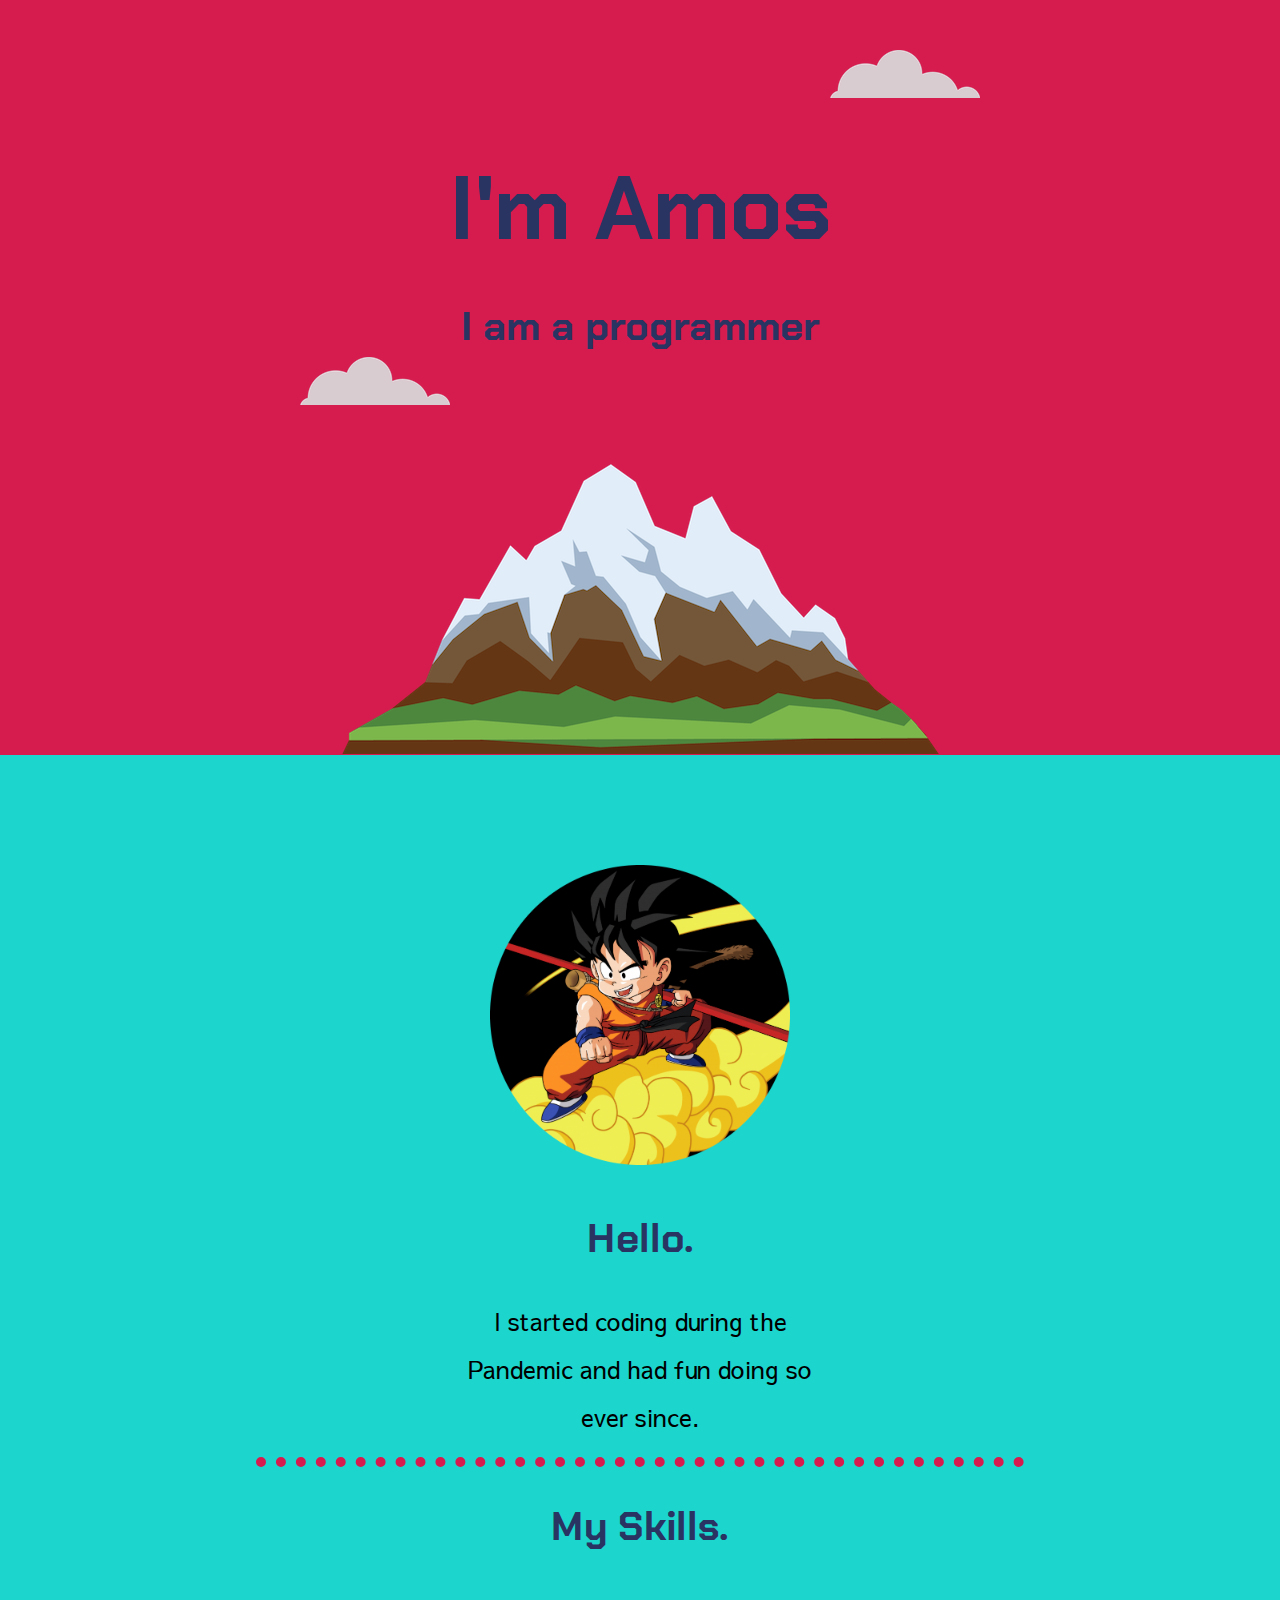
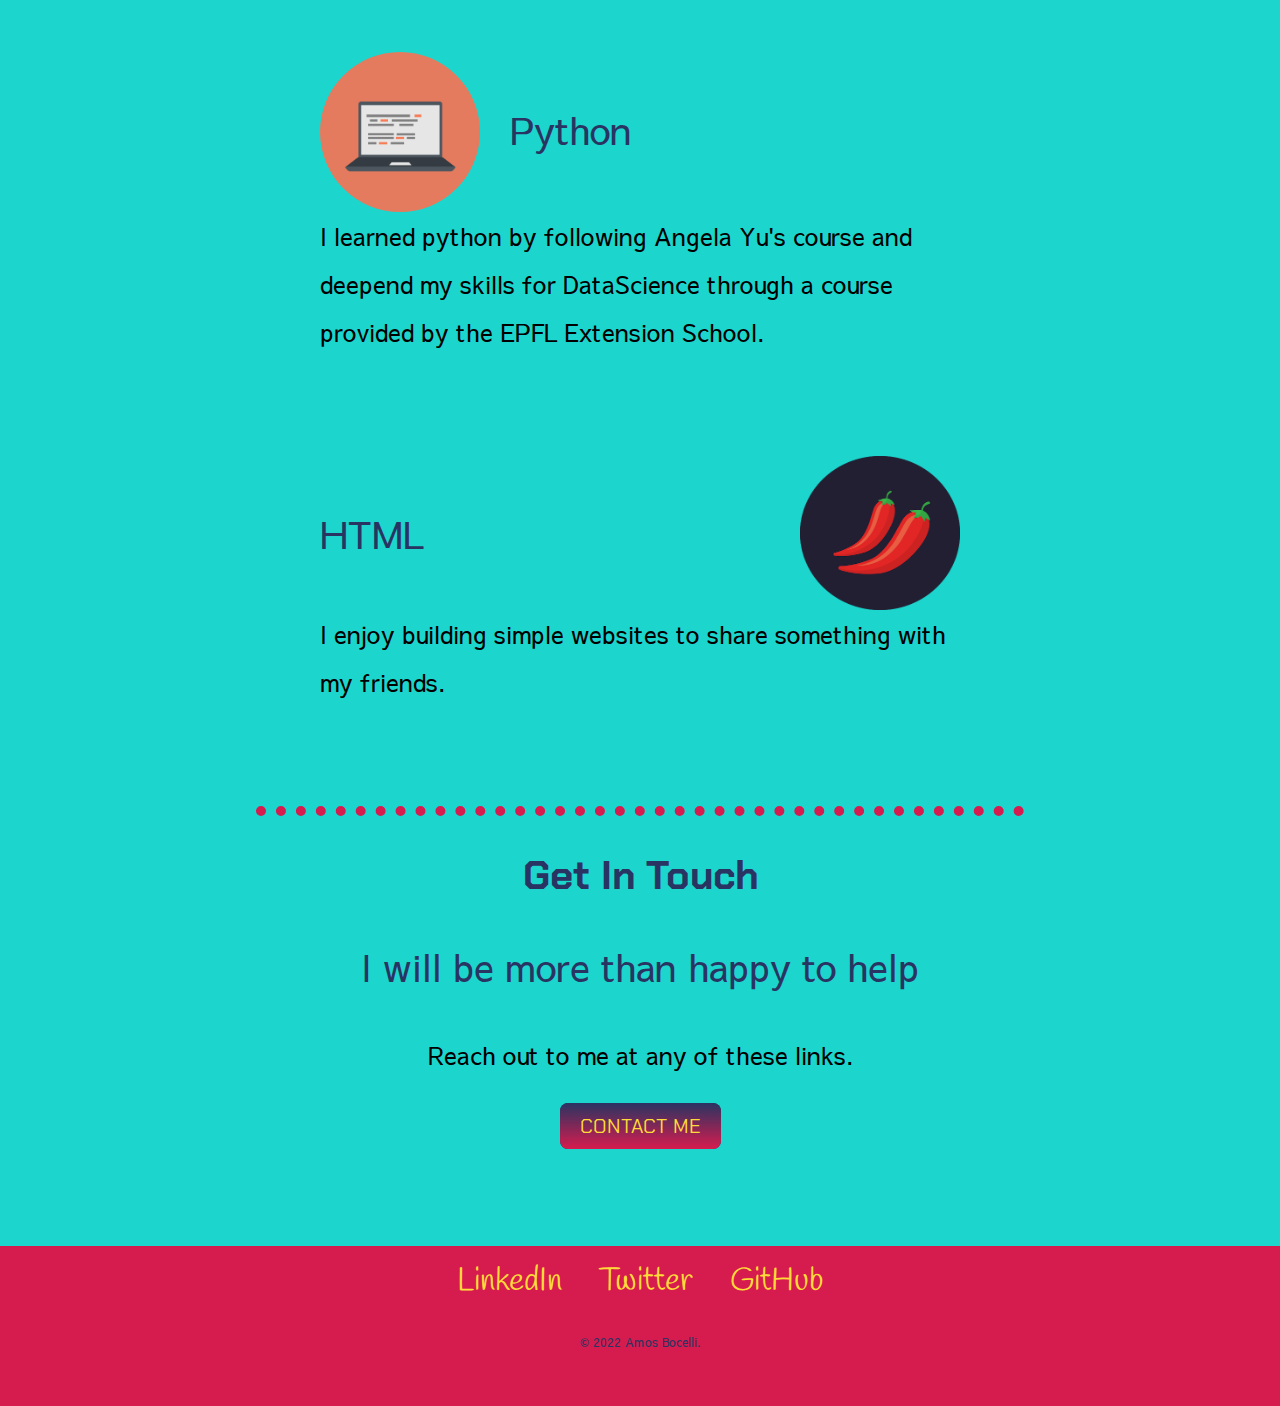
<file: index.html>
<!DOCTYPE html>
<html lang="en">
<head>
    <meta charset="UTF-8">
    <title>Amos Bocelli</title>
    <link rel='stylesheet' href='css/styles.css'>
    <link rel="icon" href="favicon_ab.ico">
    <link rel="preconnect" href="https://fonts.googleapis.com">
    <link rel="preconnect" href="https://fonts.gstatic.com" crossorigin>
    <link href="https://fonts.googleapis.com/css2?family=Chakra+Petch&family=Handlee&family=Sawarabi+Gothic&display=swap"
          rel="stylesheet">
</head>
<body>
<div class="top-container">
    <img class="top-cloud" src="images/cloud.png" alt="cloud-img">
    <h1>I'm Amos</h1>
    <h2>I am a programmer</h2>
    <img class="bottom-cloud" src="images/cloud.png" alt="cloud-img">
    <img class="mountain" src="images/mountain.png" alt="mountain-img">
</div>
<div class="middle-container">
    <div class="profile">
        <img id='me-img' src="images/Amos.png" alt="amos-img">
        <h2>Hello.</h2>
        <p class="intro">I started coding during the Pandemic and had fun doing so ever since.</p>
    </div>
    <hr>
    <div class="skills">
        <h2>My Skills.</h2>
        <div class="skill-row">
            <img class="code-img" src="images/computer.png" alt="computer-img">
            <h3 class="skill-name">Python</h3>
            <p class="code-skill-description">I learned python by following Angela Yu's course and deepend my skills for
                DataScience through a course provided by the EPFL Extension School.</p>
        </div>
        <div class="skill-row">
            <img class="chili-img" src="images/chillies.png" alt="chili-img">
            <h3 class="skill-name">HTML</h3>
            <p class="chili-skill-description">I enjoy building simple websites to share something with my friends.</p>
        </div>
    </div>
    <hr>
    <div class="contact-me">
        <h2>Get In Touch</h2>
        <h3>I will be more than happy to help</h3>
        <p>Reach out to me at any of these links.</p>
        <a class="btn" href="mailto:amos@amosbocelli.com">CONTACT ME</a>
    </div>
</div>


<div class="bottom-container">
    <a class="footer-link" href="https://www.linkedin.com/in/amos-bocelli-bab86411a">LinkedIn</a>
    <a class="footer-link" href="https://twitter.com/amosbocelli">Twitter</a>
    <a class="footer-link" href="https://github.com/Luminare7">GitHub</a>
    <p class="copyright">© 2022 Amos Bocelli.</p>
</div>
</body>
</html>
</file>
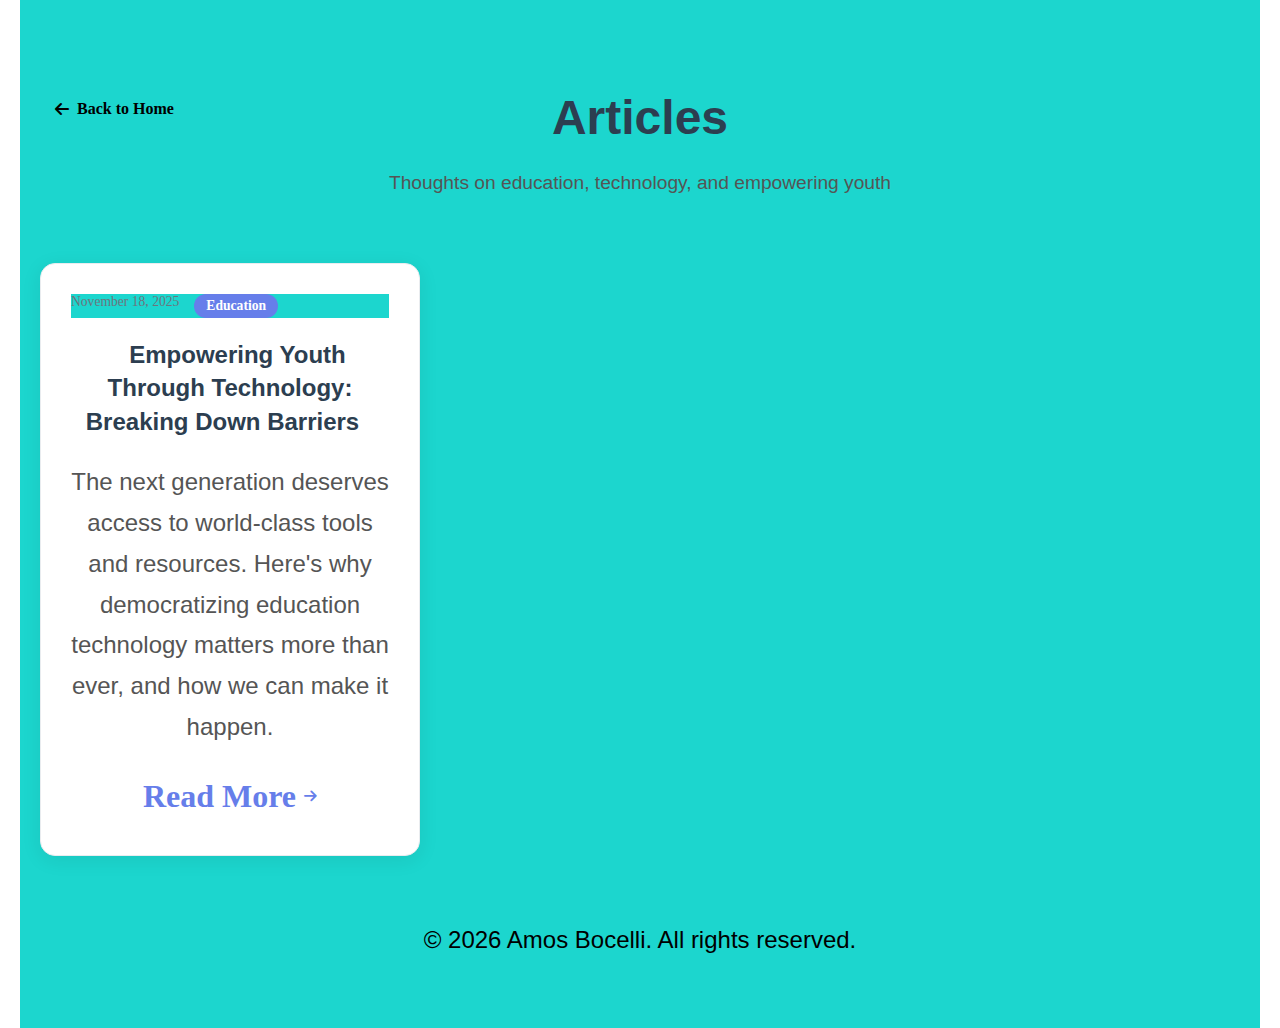
<file: articles.html>
<!DOCTYPE html>
<html lang="en">
<head>
    <meta charset="UTF-8">
    <meta name="viewport" content="width=device-width, initial-scale=1.0">
    <title>Articles - Amos Bocelli</title>
    <link rel='stylesheet' href='css/styles.css'>
    <link rel='stylesheet' href='css/articles.css'>
    <link rel="icon" href="favicon_ab.ico">
    <link rel="preconnect" href="https://fonts.googleapis.com">
    <link rel="preconnect" href="https://fonts.gstatic.com" crossorigin>
    <link href="https://fonts.googleapis.com/css2?family=Inter:wght@300;400;600;700&display=swap" rel="stylesheet">
    <link rel="stylesheet" href="https://cdnjs.cloudflare.com/ajax/libs/font-awesome/6.4.0/css/all.min.css">
</head>
<body>
    <div class="articles-container">
        <header class="articles-header">
            <a href="index.html" class="back-link">
                <i class="fas fa-arrow-left"></i> Back to Home
            </a>
            <h1>Articles</h1>
            <p class="header-subtitle">Thoughts on education, technology, and empowering youth</p>
        </header>

        <div class="articles-grid">
            <!-- Article Card 1 - Dummy Article -->
            <article class="article-card">
                <div class="article-meta">
                    <span class="article-date">November 18, 2025</span>
                    <span class="article-category">Education</span>
                </div>
                <h2 class="article-title">
                    <a href="articles/empowering-youth-through-technology.html">Empowering Youth Through Technology: Breaking Down Barriers</a>
                </h2>
                <p class="article-excerpt">
                    The next generation deserves access to world-class tools and resources. Here's why democratizing education technology matters more than ever, and how we can make it happen.
                </p>
                <a href="articles/empowering-youth-through-technology.html" class="read-more">
                    Read More <i class="fas fa-arrow-right"></i>
                </a>
            </article>

            <!-- Add more article cards here as you write them -->
        </div>

        <footer>
            <p>&copy; <span id="year"></span> Amos Bocelli. All rights reserved.</p>
        </footer>
    </div>

    <script>
        document.getElementById('year').textContent = new Date().getFullYear();
    </script>
</body>
</html>
</file>
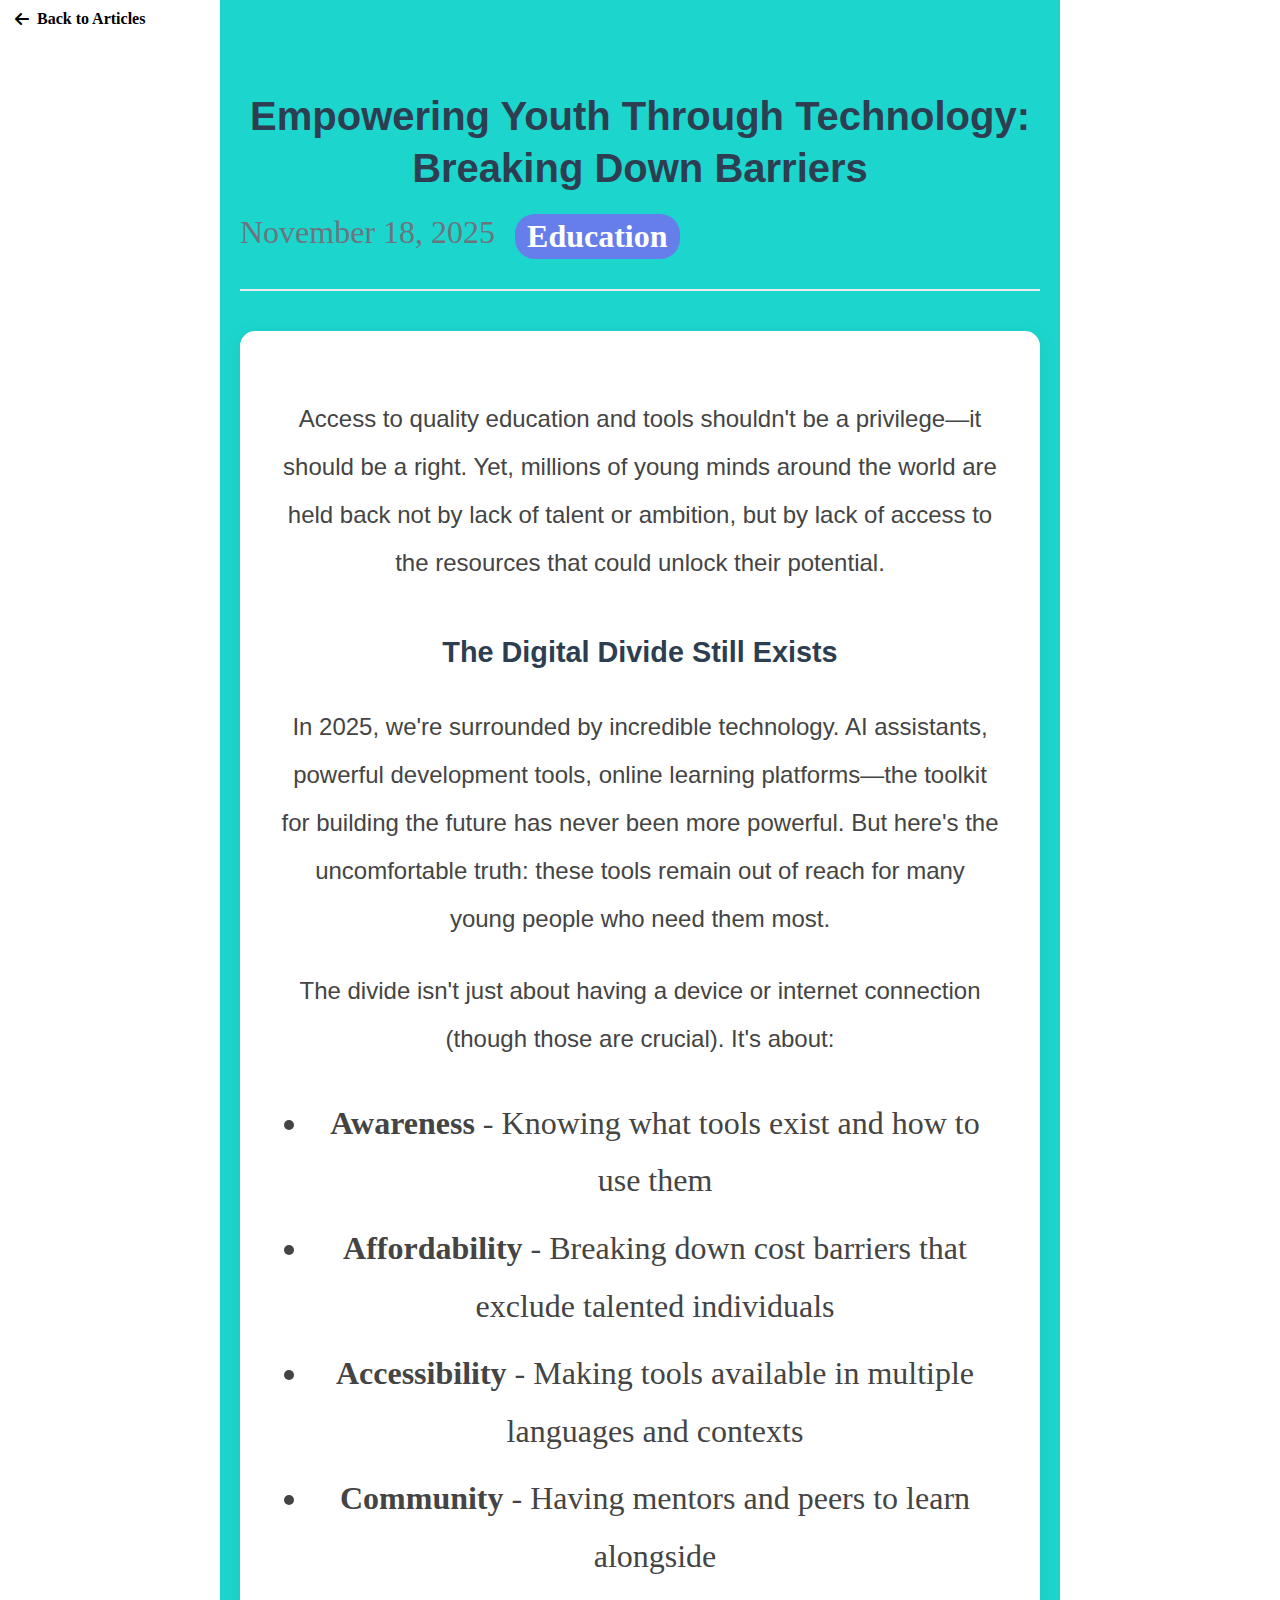
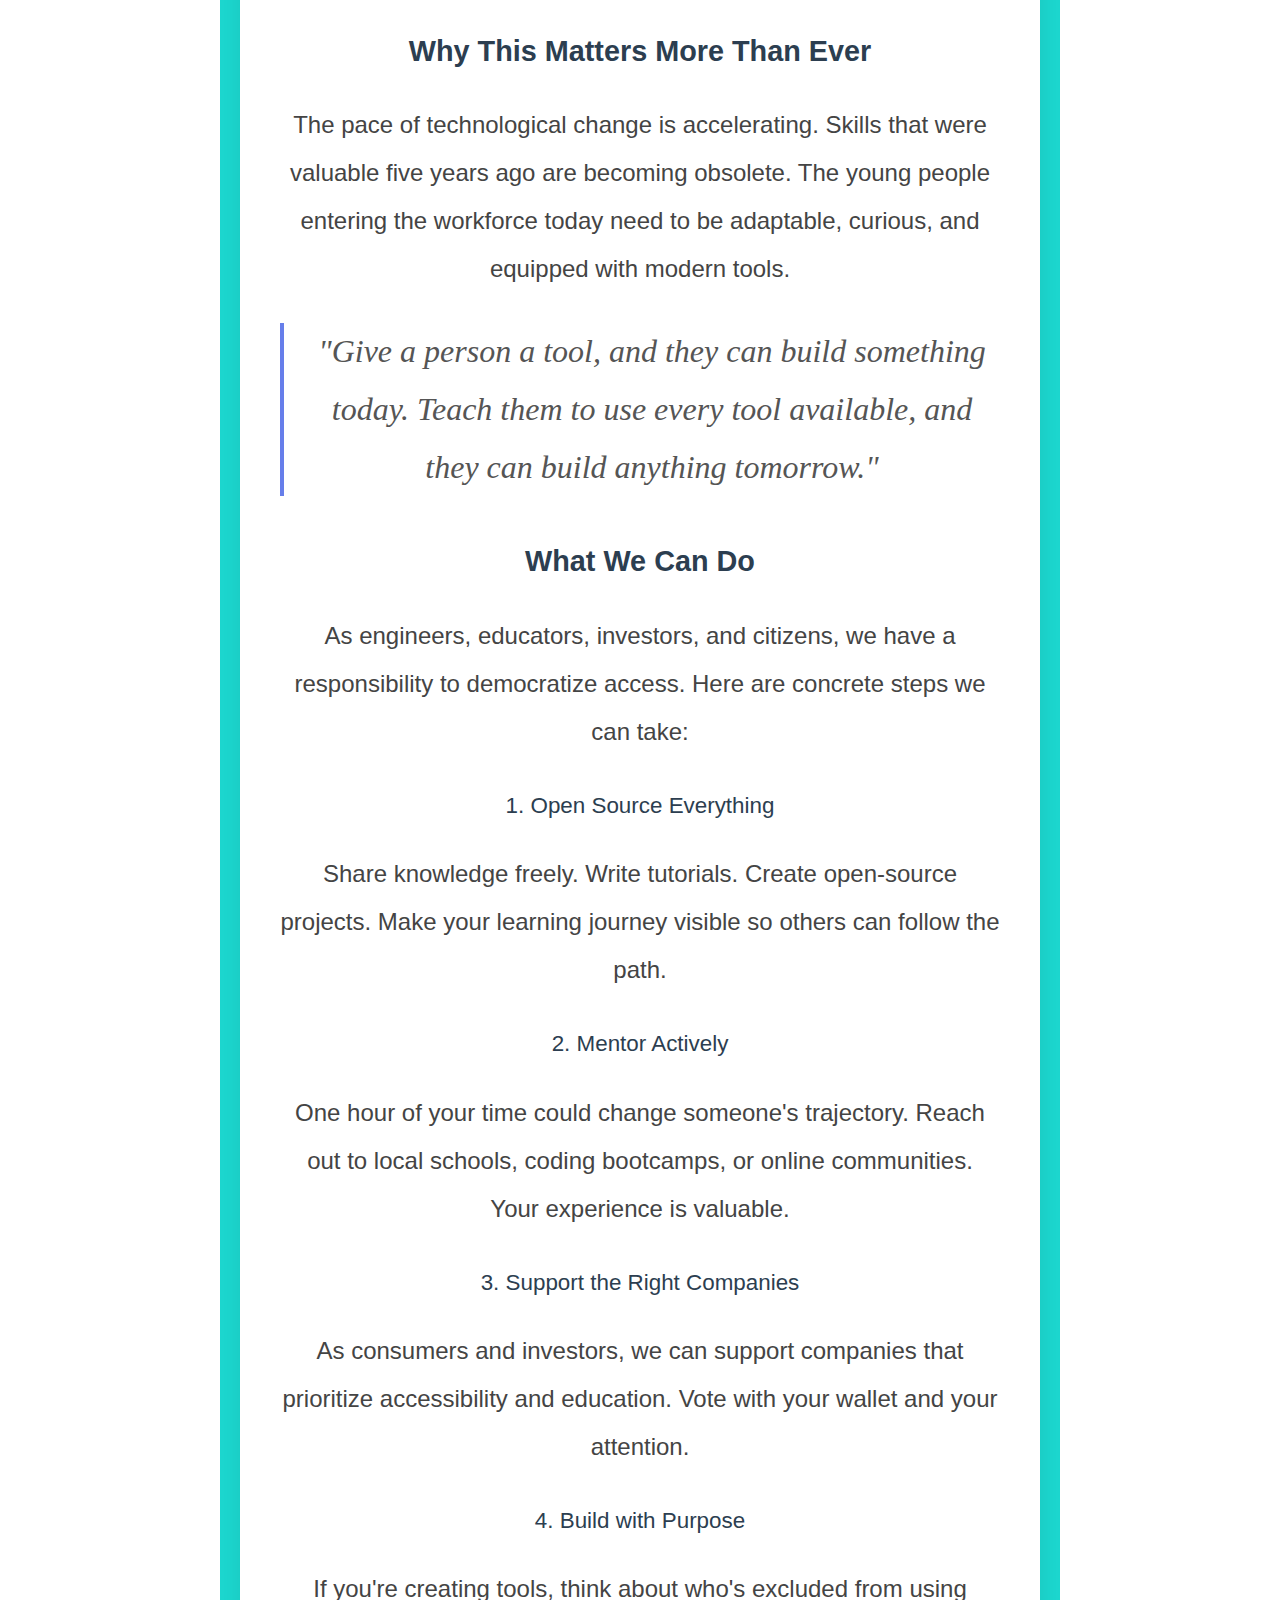
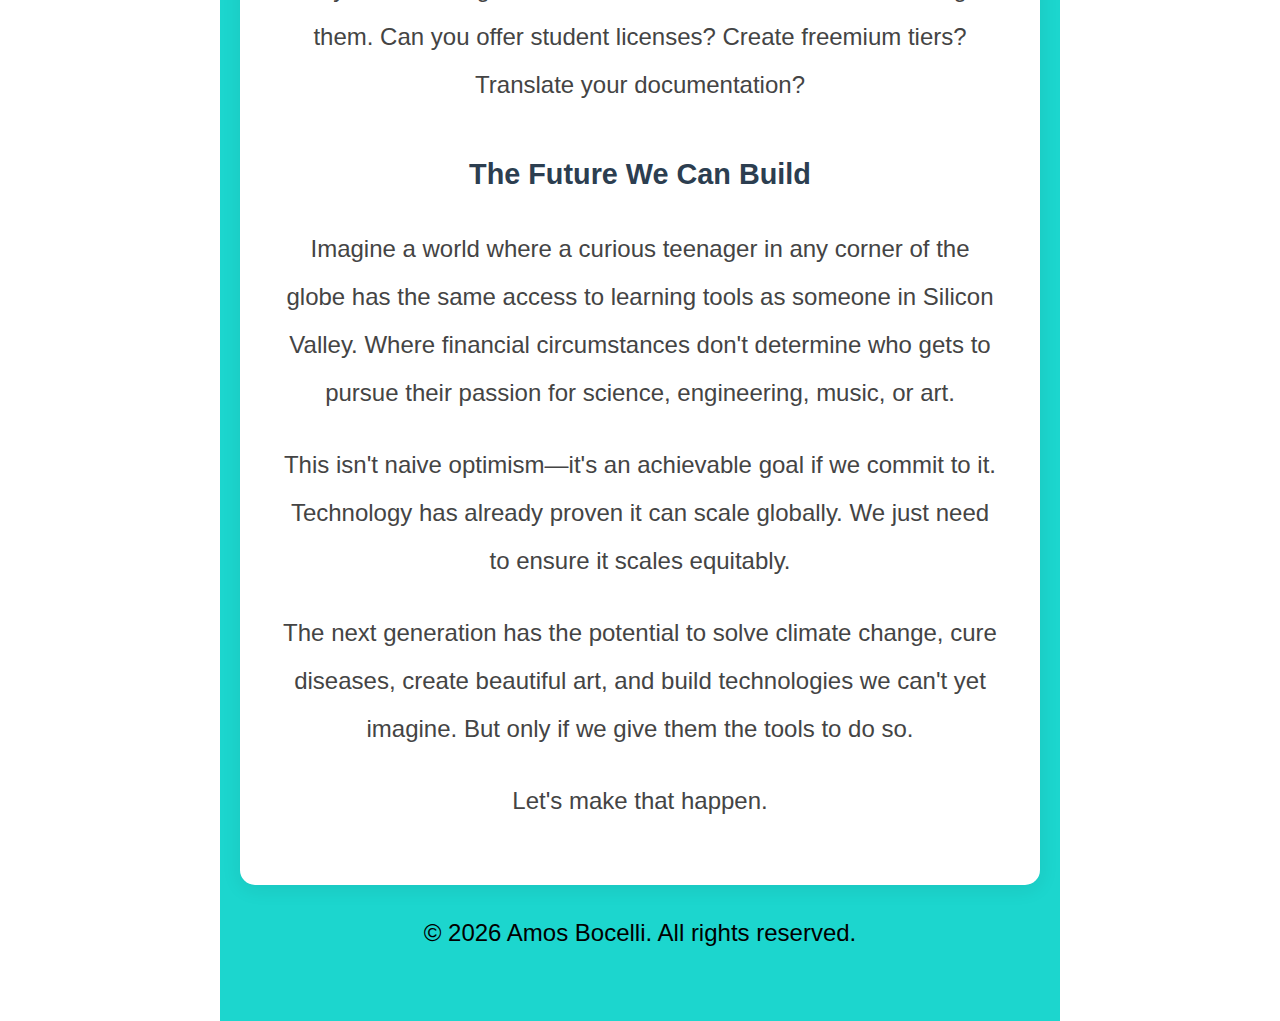
<file: articles/empowering-youth-through-technology.html>
<!DOCTYPE html>
<html lang="en">
<head>
    <meta charset="UTF-8">
    <meta name="viewport" content="width=device-width, initial-scale=1.0">
    <title>Empowering Youth Through Technology - Amos Bocelli</title>
    <link rel='stylesheet' href='../css/styles.css'>
    <link rel='stylesheet' href='../css/articles.css'>
    <link rel="icon" href="../favicon_ab.ico">
    <link rel="preconnect" href="https://fonts.googleapis.com">
    <link rel="preconnect" href="https://fonts.gstatic.com" crossorigin>
    <link href="https://fonts.googleapis.com/css2?family=Inter:wght@300;400;600;700&display=swap" rel="stylesheet">
    <link rel="stylesheet" href="https://cdnjs.cloudflare.com/ajax/libs/font-awesome/6.4.0/css/all.min.css">
</head>
<body>
    <div class="article-content-container">
        <header class="article-content-header">
            <a href="../articles.html" class="back-link">
                <i class="fas fa-arrow-left"></i> Back to Articles
            </a>
            <h1>Empowering Youth Through Technology: Breaking Down Barriers</h1>
            <div class="article-info">
                <span class="article-date">November 18, 2025</span>
                <span class="article-category">Education</span>
            </div>
        </header>

        <article class="article-body">
            <p>
                Access to quality education and tools shouldn't be a privilege—it should be a right. Yet, millions of young minds around the world are held back not by lack of talent or ambition, but by lack of access to the resources that could unlock their potential.
            </p>

            <h2>The Digital Divide Still Exists</h2>
            <p>
                In 2025, we're surrounded by incredible technology. AI assistants, powerful development tools, online learning platforms—the toolkit for building the future has never been more powerful. But here's the uncomfortable truth: these tools remain out of reach for many young people who need them most.
            </p>

            <p>
                The divide isn't just about having a device or internet connection (though those are crucial). It's about:
            </p>

            <ul>
                <li><strong>Awareness</strong> - Knowing what tools exist and how to use them</li>
                <li><strong>Affordability</strong> - Breaking down cost barriers that exclude talented individuals</li>
                <li><strong>Accessibility</strong> - Making tools available in multiple languages and contexts</li>
                <li><strong>Community</strong> - Having mentors and peers to learn alongside</li>
            </ul>

            <h2>Why This Matters More Than Ever</h2>
            <p>
                The pace of technological change is accelerating. Skills that were valuable five years ago are becoming obsolete. The young people entering the workforce today need to be adaptable, curious, and equipped with modern tools.
            </p>

            <blockquote>
                "Give a person a tool, and they can build something today. Teach them to use every tool available, and they can build anything tomorrow."
            </blockquote>

            <h2>What We Can Do</h2>
            <p>
                As engineers, educators, investors, and citizens, we have a responsibility to democratize access. Here are concrete steps we can take:
            </p>

            <h3>1. Open Source Everything</h3>
            <p>
                Share knowledge freely. Write tutorials. Create open-source projects. Make your learning journey visible so others can follow the path.
            </p>

            <h3>2. Mentor Actively</h3>
            <p>
                One hour of your time could change someone's trajectory. Reach out to local schools, coding bootcamps, or online communities. Your experience is valuable.
            </p>

            <h3>3. Support the Right Companies</h3>
            <p>
                As consumers and investors, we can support companies that prioritize accessibility and education. Vote with your wallet and your attention.
            </p>

            <h3>4. Build with Purpose</h3>
            <p>
                If you're creating tools, think about who's excluded from using them. Can you offer student licenses? Create freemium tiers? Translate your documentation?
            </p>

            <h2>The Future We Can Build</h2>
            <p>
                Imagine a world where a curious teenager in any corner of the globe has the same access to learning tools as someone in Silicon Valley. Where financial circumstances don't determine who gets to pursue their passion for science, engineering, music, or art.
            </p>

            <p>
                This isn't naive optimism—it's an achievable goal if we commit to it. Technology has already proven it can scale globally. We just need to ensure it scales equitably.
            </p>

            <p>
                The next generation has the potential to solve climate change, cure diseases, create beautiful art, and build technologies we can't yet imagine. But only if we give them the tools to do so.
            </p>

            <p>
                Let's make that happen.
            </p>
        </article>

        <footer>
            <p>&copy; <span id="year"></span> Amos Bocelli. All rights reserved.</p>
        </footer>
    </div>

    <script>
        document.getElementById('year').textContent = new Date().getFullYear();
    </script>
</body>
</html>
</file>
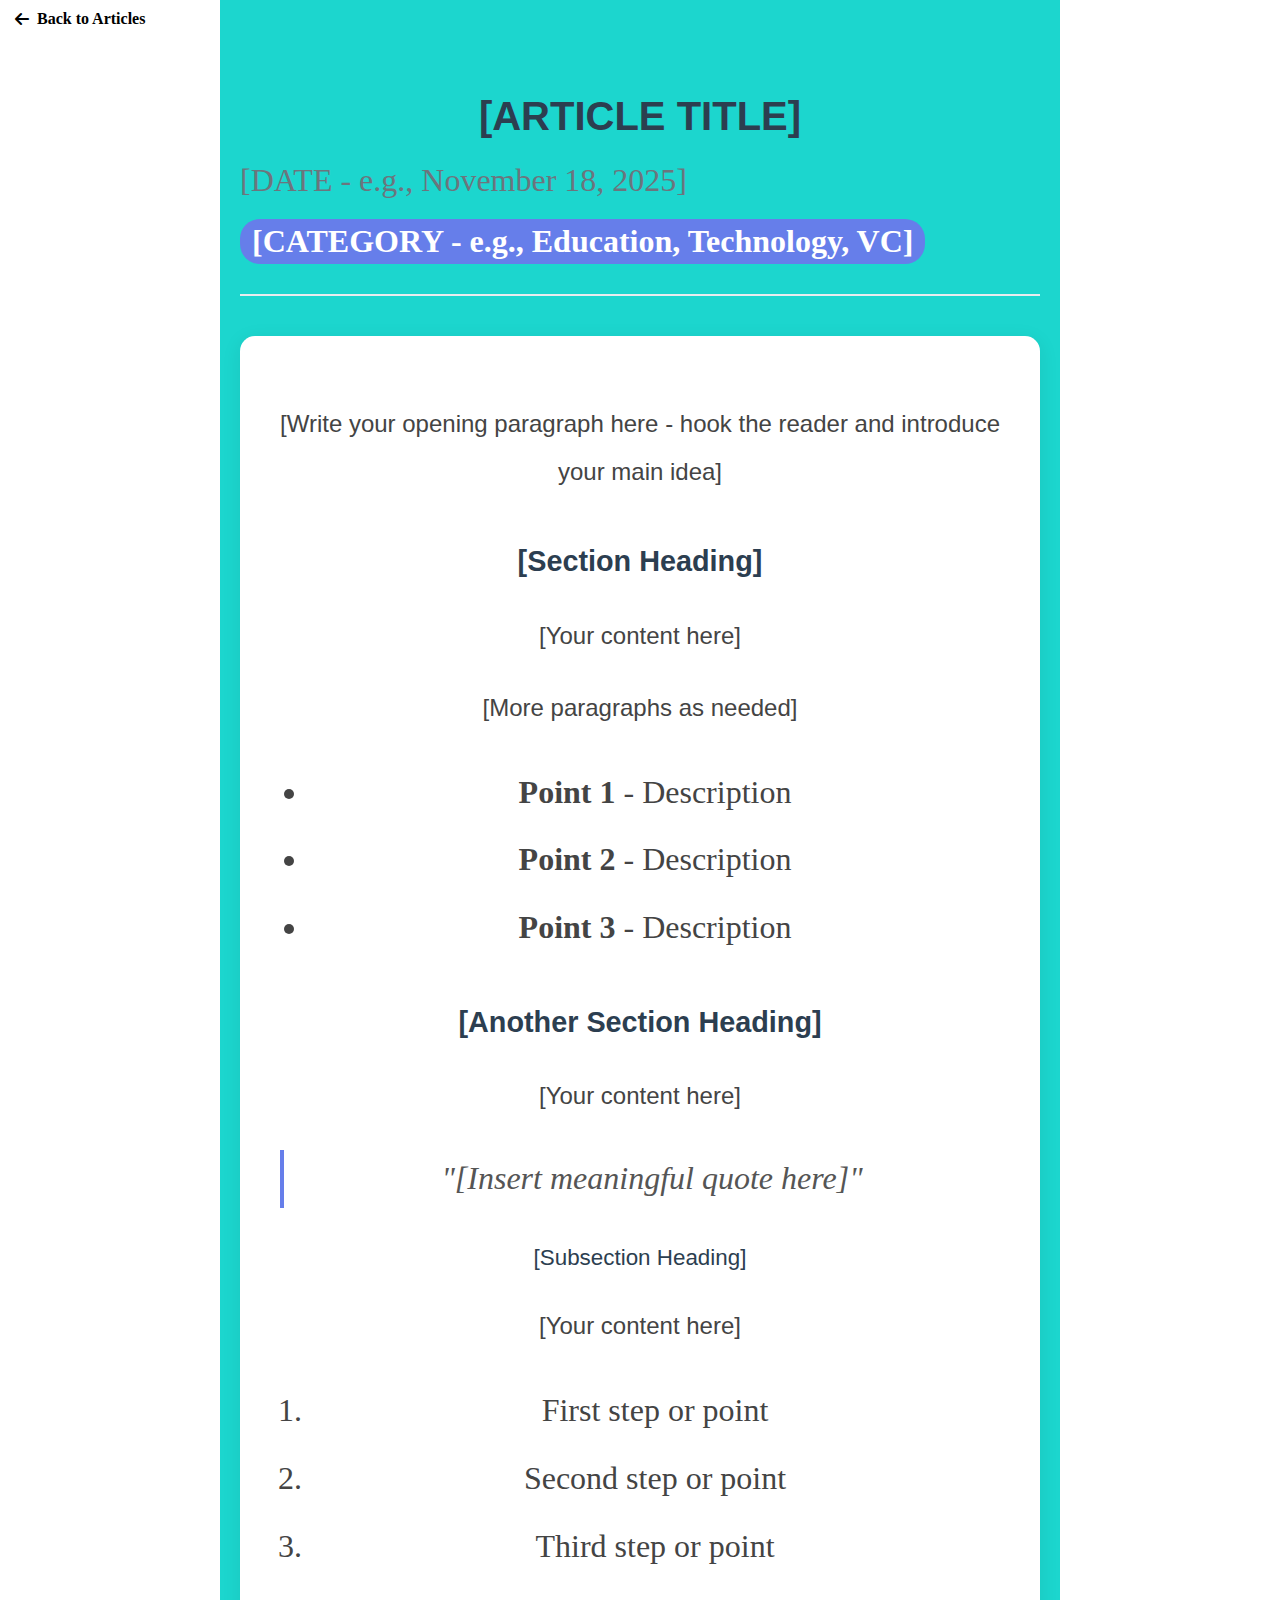
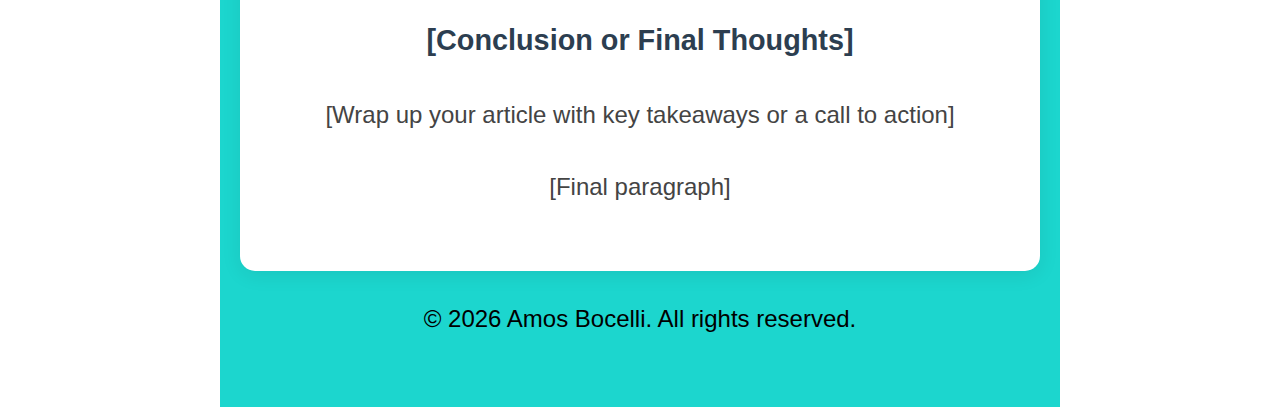
<file: articles/TEMPLATE.html>
<!DOCTYPE html>
<html lang="en">
<head>
    <meta charset="UTF-8">
    <meta name="viewport" content="width=device-width, initial-scale=1.0">
    <title>[ARTICLE TITLE] - Amos Bocelli</title>
    <link rel='stylesheet' href='../css/styles.css'>
    <link rel='stylesheet' href='../css/articles.css'>
    <link rel="icon" href="../favicon_ab.ico">
    <link rel="preconnect" href="https://fonts.googleapis.com">
    <link rel="preconnect" href="https://fonts.gstatic.com" crossorigin>
    <link href="https://fonts.googleapis.com/css2?family=Inter:wght@300;400;600;700&display=swap" rel="stylesheet">
    <link rel="stylesheet" href="https://cdnjs.cloudflare.com/ajax/libs/font-awesome/6.4.0/css/all.min.css">
</head>
<body>
    <div class="article-content-container">
        <header class="article-content-header">
            <a href="../articles.html" class="back-link">
                <i class="fas fa-arrow-left"></i> Back to Articles
            </a>
            <h1>[ARTICLE TITLE]</h1>
            <div class="article-info">
                <span class="article-date">[DATE - e.g., November 18, 2025]</span>
                <span class="article-category">[CATEGORY - e.g., Education, Technology, VC]</span>
            </div>
        </header>

        <article class="article-body">
            <!-- INTRODUCTION -->
            <p>
                [Write your opening paragraph here - hook the reader and introduce your main idea]
            </p>

            <!-- SECTION 1 -->
            <h2>[Section Heading]</h2>
            <p>
                [Your content here]
            </p>

            <p>
                [More paragraphs as needed]
            </p>

            <!-- You can use lists -->
            <ul>
                <li><strong>Point 1</strong> - Description</li>
                <li><strong>Point 2</strong> - Description</li>
                <li><strong>Point 3</strong> - Description</li>
            </ul>

            <!-- SECTION 2 -->
            <h2>[Another Section Heading]</h2>
            <p>
                [Your content here]
            </p>

            <!-- You can use blockquotes for quotes -->
            <blockquote>
                "[Insert meaningful quote here]"
            </blockquote>

            <!-- SUBSECTION -->
            <h3>[Subsection Heading]</h3>
            <p>
                [Your content here]
            </p>

            <!-- You can add numbered lists -->
            <ol>
                <li>First step or point</li>
                <li>Second step or point</li>
                <li>Third step or point</li>
            </ol>

            <!-- CONCLUSION -->
            <h2>[Conclusion or Final Thoughts]</h2>
            <p>
                [Wrap up your article with key takeaways or a call to action]
            </p>

            <p>
                [Final paragraph]
            </p>
        </article>

        <footer>
            <p>&copy; <span id="year"></span> Amos Bocelli. All rights reserved.</p>
        </footer>
    </div>

    <script>
        document.getElementById('year').textContent = new Date().getFullYear();
    </script>
</body>
</html>
</file>
<file: css/styles.css>
body {
    margin: 0;
    text-align: center;
    font-family: 'Handlee', cursive;
    font-size: 200%;
    #color: #D61C4E;
}

h1 {
    font-size: 5.625rem;
    margin: 50px auto 0 auto;
    font-family: 'Chakra Petch', sans-serif;
    color: #293462;
    #line-height: 2;
}

h2 {
    font-family: 'Chakra Petch', sans-serif;
    font-size: 2.5rem;
    color: #293462;
    #font-weight: normal;
}

h3 {
    font-family: 'Sawarabi Gothic', sans-serif;
    color: #293462;
    font-weight: normal;
}

p {
    font-family: 'Sawarabi Gothic', sans-serif;
    font-size: 75%;
    line-height: 2;
}

hr {
    border: 10px #D61C4E;
    #border-radius: 5px;
    width: 60%;
    border-style: none none dotted;
}

div {
    background-color: #1CD6CE;
}

a {
    color: #FEDB39;
    margin: 10px 15px;
    text-decoration: none;
}

a:hover{
    color: #4B91F7;
}

.top-container {
    background-color: #D61C4E;
    position: relative;
    padding-top: 100px;
}

.middle-container {
    padding: 100px 0;
}

.bottom-container {
    background-color: #D61C4E;
    line-height: 1;
    padding: 20px 0;
}

.contact-me {

}

.top-cloud {
    position: absolute;
    top: 50px;
    right: 300px;
}

.mountain {
    position: relative;
    top: 12px;

}

.bottom-cloud {
    position: absolute;
    bottom: 350px;
    left: 300px;
}

.skill-name {
    padding-top: 50px;
}

.skill-row {
    width: 50%;
    margin: 100px auto 100px auto;
    text-align: left;
    #line-height: 2;
}

.code-img {
    border-radius: 50%;
    width: 25%;
    float: left;
    margin-right: 30px;
}

.chili-img {
    width: 25%;
    float: right;
    margin-left: 30px;
}

.code-skill-description {
    clear: left;
}

.chili-skill-description {
    clear: right;
}

.btn {
  background: #293462;
  background-image: -webkit-linear-gradient(top, #293462, #D61C4E);
  background-image: -moz-linear-gradient(top, #293462, #D61C4E);
  background-image: -ms-linear-gradient(top, #293462, #D61C4E);
  background-image: -o-linear-gradient(top, #293462, #D61C4E);
  background-image: linear-gradient(to bottom, #293462, #D61C4E);
  -webkit-border-radius: 8px;
  -moz-border-radius: 8px;
  border-radius: 8px;
  font-family: 'Chakra Petch', sans-serif;
  color: #FEDB39;
  font-size: 20px;
  padding: 10px 20px 10px 20px;
  text-decoration: none;
}

.btn:hover {
    color: #FEDB39;
  background: #3cb0fd;
  background-image: -webkit-linear-gradient(top, #3cb0fd, #3498db);
  background-image: -moz-linear-gradient(top, #3cb0fd, #3498db);
  background-image: -ms-linear-gradient(top, #3cb0fd, #3498db);
  background-image: -o-linear-gradient(top, #3cb0fd, #3498db);
  background-image: linear-gradient(to bottom, #3cb0fd, #3498db);
  text-decoration: none;
}

.intro{
    width: 30%;
    margin: auto;
}

.copyright{
    color: #293462;
    font-size: 0.75rem;
    padding: 20px;
}

#me-img {
    margin-top: 10px;
    width: 300px;
}
</file>
<file: css/articles.css>
/* Articles Page Styles */

.articles-container {
    max-width: 1200px;
    margin: 0 auto;
    padding: 40px 20px;
}

.articles-header {
    text-align: center;
    margin-bottom: 60px;
    position: relative;
}

.back-link {
    position: absolute;
    left: 0;
    top: 0;
    display: inline-flex;
    align-items: center;
    gap: 8px;
    color: #000 !important;
    text-decoration: none;
    font-weight: 600;
    font-size: 1rem;
    transition: all 0.3s ease;
}

.back-link:hover {
    color: #667eea;
    transform: translateX(-5px);
}

.articles-header h1 {
    font-size: 3rem;
    color: #2c3e50;
    margin-bottom: 10px;
}

.header-subtitle {
    font-size: 1.2rem;
    color: #555;
    font-weight: 300;
}

.articles-grid {
    display: grid;
    grid-template-columns: repeat(auto-fill, minmax(350px, 1fr));
    gap: 30px;
    margin-bottom: 60px;
}

.article-card {
    background: white;
    border-radius: 15px;
    padding: 30px;
    box-shadow: 0 4px 20px rgba(0, 0, 0, 0.08);
    transition: all 0.3s ease;
    border: 1px solid #e9ecef;
}

.article-card:hover {
    transform: translateY(-5px);
    box-shadow: 0 8px 30px rgba(102, 126, 234, 0.2);
}

.article-meta {
    display: flex;
    gap: 15px;
    margin-bottom: 15px;
    font-size: 0.85rem;
}

.article-date {
    color: #6c757d;
}

.article-category {
    background: #667eea;
    color: white;
    padding: 4px 12px;
    border-radius: 20px;
    font-weight: 600;
}

.article-title {
    font-size: 1.5rem;
    margin-bottom: 15px;
    line-height: 1.4;
}

.article-title a {
    color: #2c3e50;
    text-decoration: none;
    transition: color 0.3s ease;
}

.article-title a:hover {
    color: #667eea;
}

.article-excerpt {
    color: #555;
    line-height: 1.7;
    margin-bottom: 20px;
}

.read-more {
    display: inline-flex;
    align-items: center;
    gap: 8px;
    color: #667eea;
    text-decoration: none;
    font-weight: 600;
    transition: all 0.3s ease;
}

.read-more:hover {
    color: #5568d3;
    gap: 12px;
}

.read-more i {
    font-size: 0.9rem;
}

/* Responsive Design */
@media (max-width: 768px) {
    .articles-header h1 {
        font-size: 2.5rem;
        margin-top: 40px;
    }

    .back-link {
        position: static;
        margin-bottom: 20px;
    }

    .articles-grid {
        grid-template-columns: 1fr;
    }

    .header-subtitle {
        font-size: 1rem;
    }
}

/* Article Content Page Styles */
.article-content-container {
    max-width: 800px;
    margin: 0 auto;
    padding: 40px 20px;
}

.article-content-header {
    margin-bottom: 40px;
}

.article-content-header h1 {
    font-size: 2.5rem;
    color: #2c3e50;
    margin-bottom: 20px;
    line-height: 1.3;
}

.article-info {
    display: flex;
    gap: 20px;
    flex-wrap: wrap;
    margin-bottom: 30px;
    padding-bottom: 30px;
    border-bottom: 2px solid #e9ecef;
}

.article-body {
    background: white;
    padding: 40px;
    border-radius: 15px;
    box-shadow: 0 4px 20px rgba(0, 0, 0, 0.08);
    line-height: 1.8;
}

.article-body h2 {
    font-size: 1.8rem;
    color: #2c3e50;
    margin-top: 40px;
    margin-bottom: 20px;
}

.article-body h3 {
    font-size: 1.4rem;
    color: #2c3e50;
    margin-top: 30px;
    margin-bottom: 15px;
}

.article-body p {
    margin-bottom: 20px;
    color: #444;
}

.article-body ul,
.article-body ol {
    margin-bottom: 20px;
    padding-left: 30px;
}

.article-body li {
    margin-bottom: 10px;
    color: #444;
}

.article-body blockquote {
    border-left: 4px solid #667eea;
    padding-left: 20px;
    margin: 30px 0;
    font-style: italic;
    color: #555;
}

.article-body code {
    background: #f8f9fa;
    padding: 2px 6px;
    border-radius: 4px;
    font-family: 'Courier New', monospace;
    font-size: 0.9em;
    color: #e83e8c;
}

.article-body pre {
    background: #2c3e50;
    color: #fff;
    padding: 20px;
    border-radius: 8px;
    overflow-x: auto;
    margin-bottom: 20px;
}

.article-body pre code {
    background: transparent;
    color: inherit;
    padding: 0;
}

.article-body img {
    max-width: 100%;
    height: auto;
    border-radius: 8px;
    margin: 30px 0;
}

.article-body a {
    color: #667eea;
    text-decoration: none;
    border-bottom: 1px solid #667eea;
    transition: all 0.3s ease;
}

.article-body a:hover {
    color: #5568d3;
    border-bottom-color: #5568d3;
}

@media (max-width: 768px) {
    .article-body {
        padding: 25px;
    }

    .article-content-header h1 {
        font-size: 2rem;
    }

    .article-body h2 {
        font-size: 1.5rem;
    }

    .article-body h3 {
        font-size: 1.2rem;
    }
}
</file>
